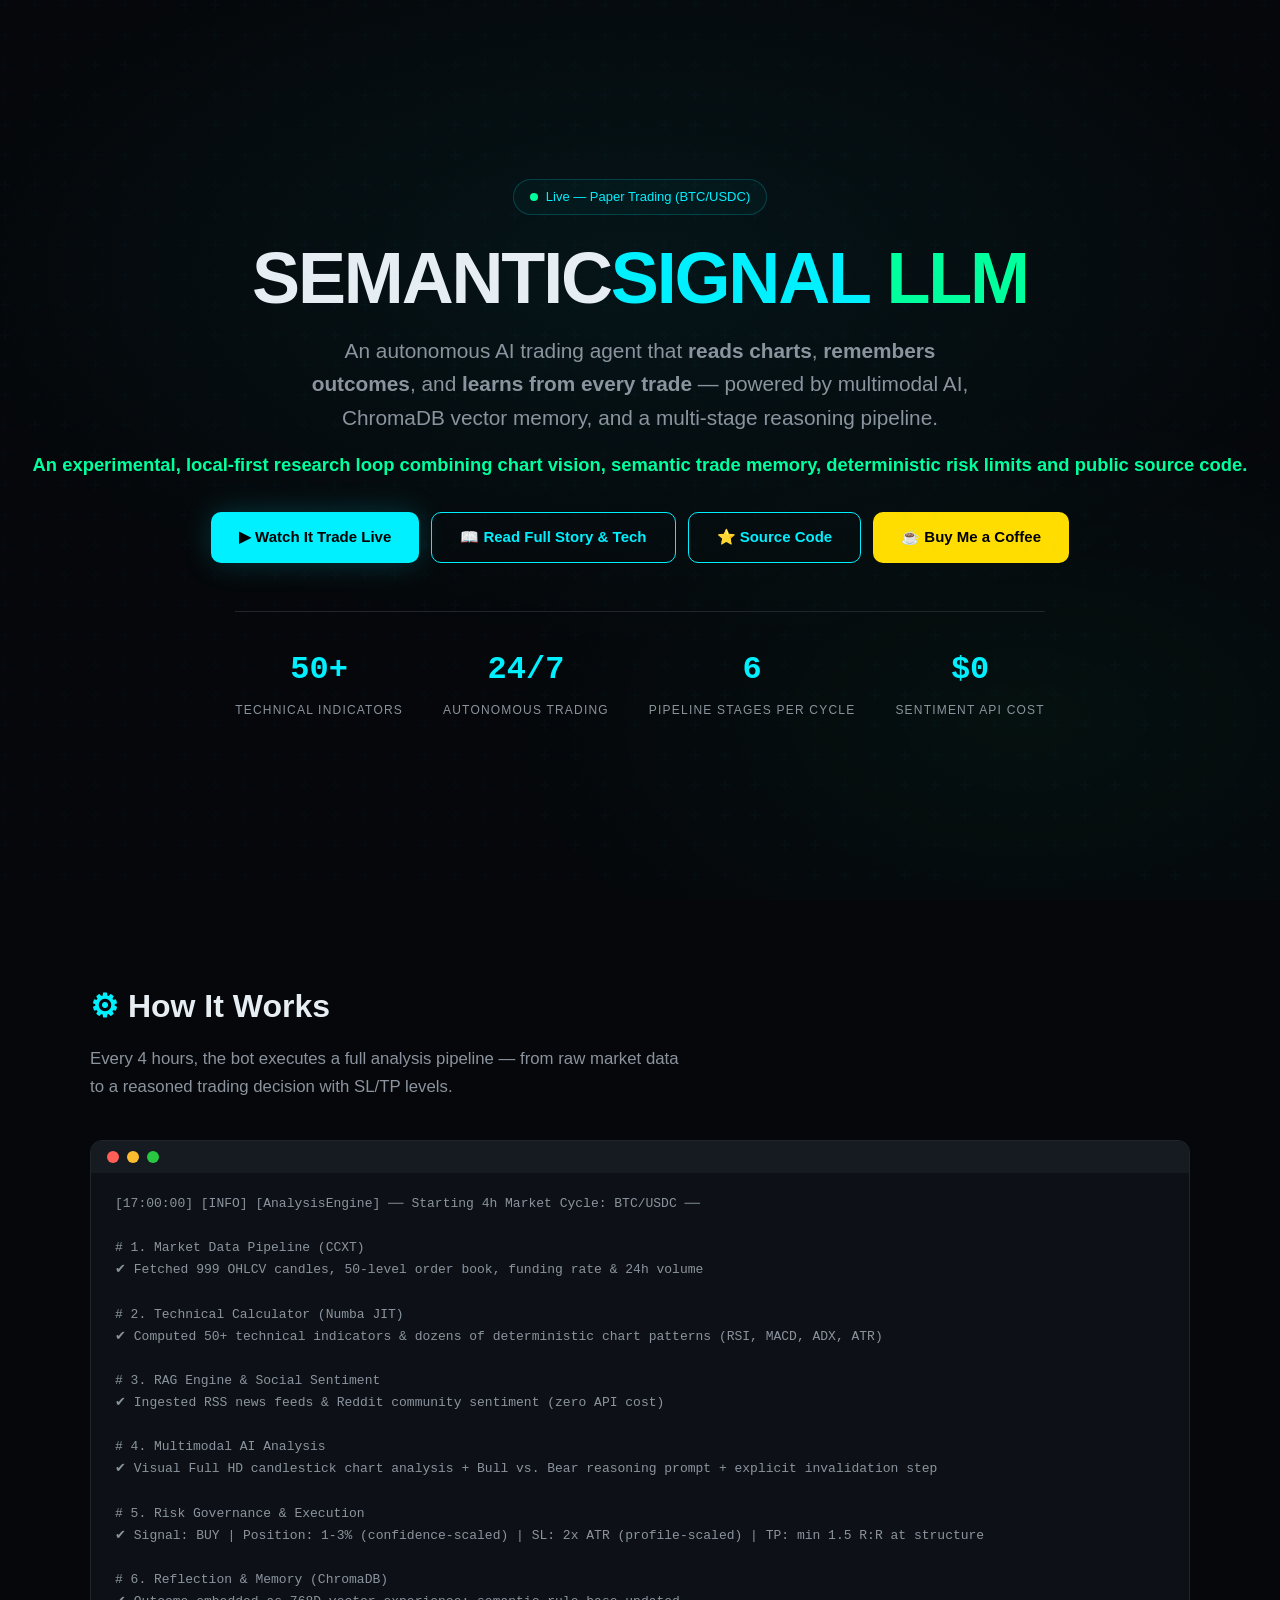
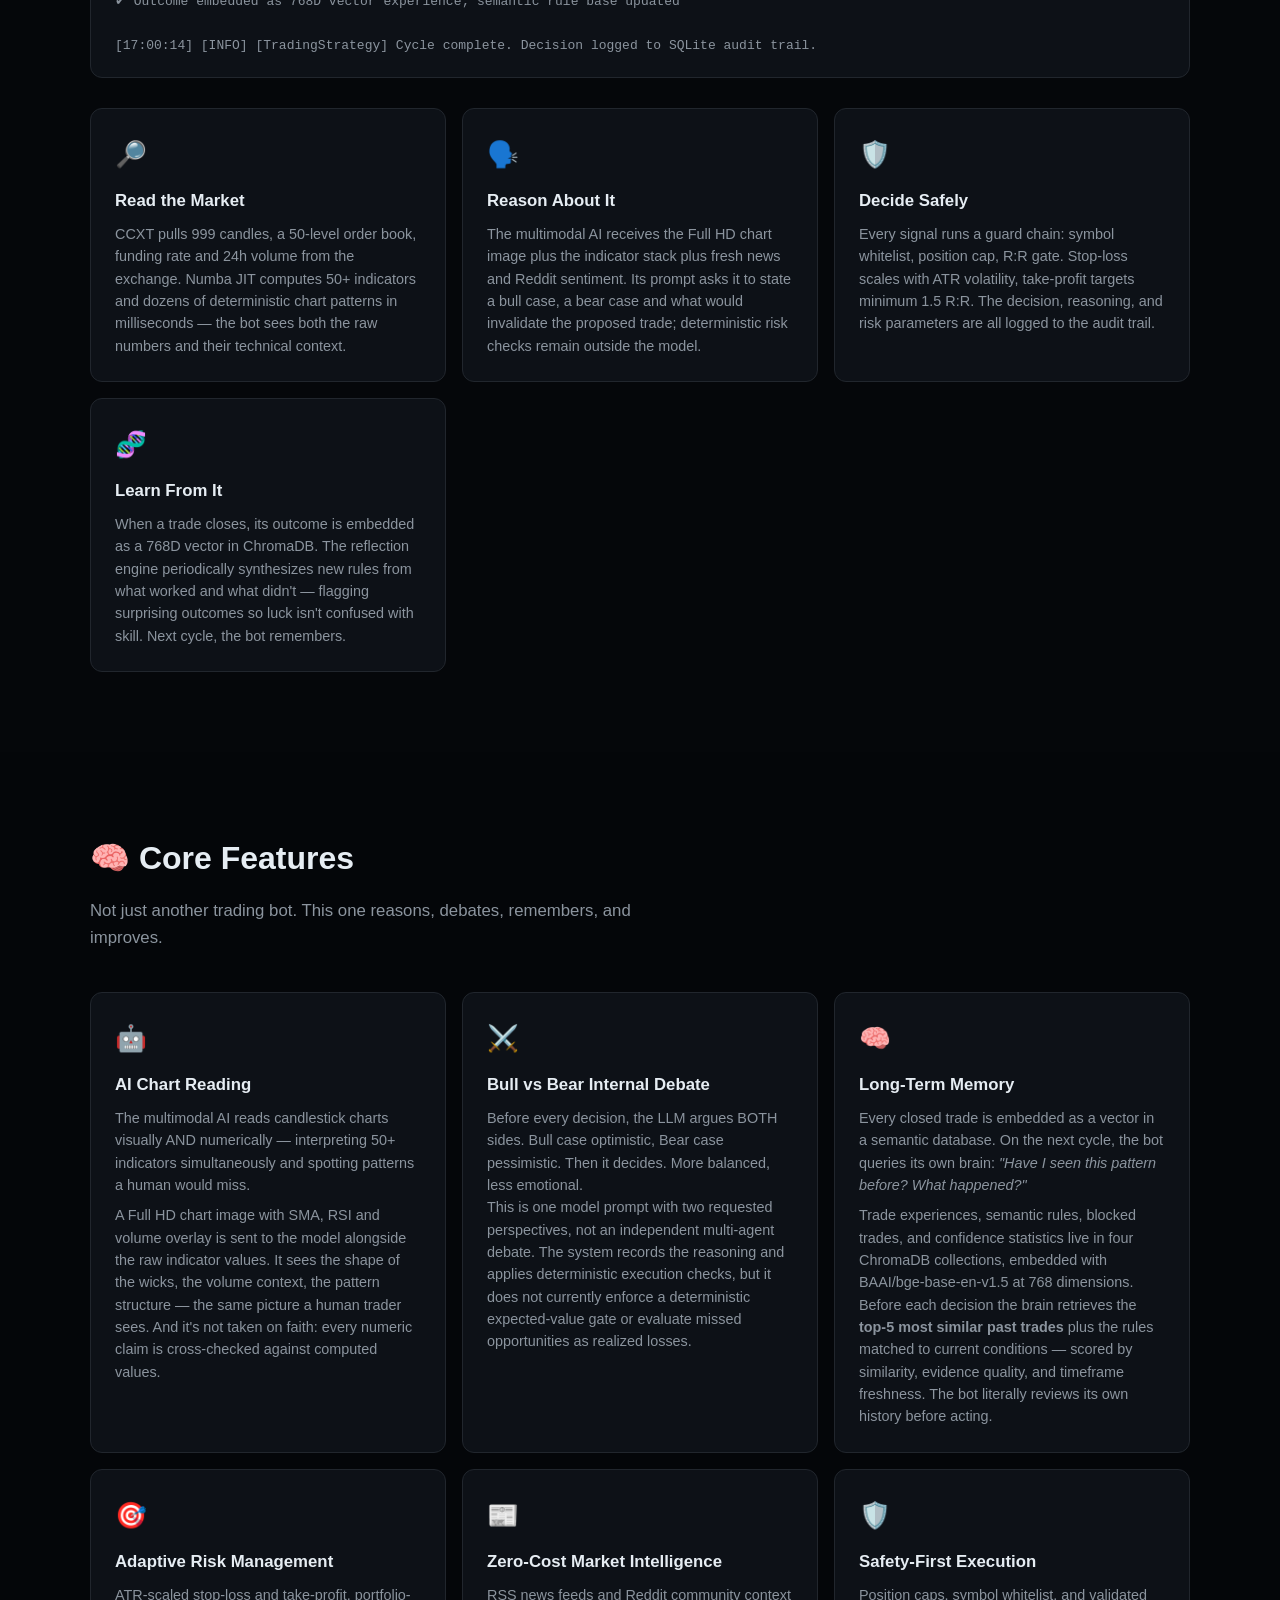
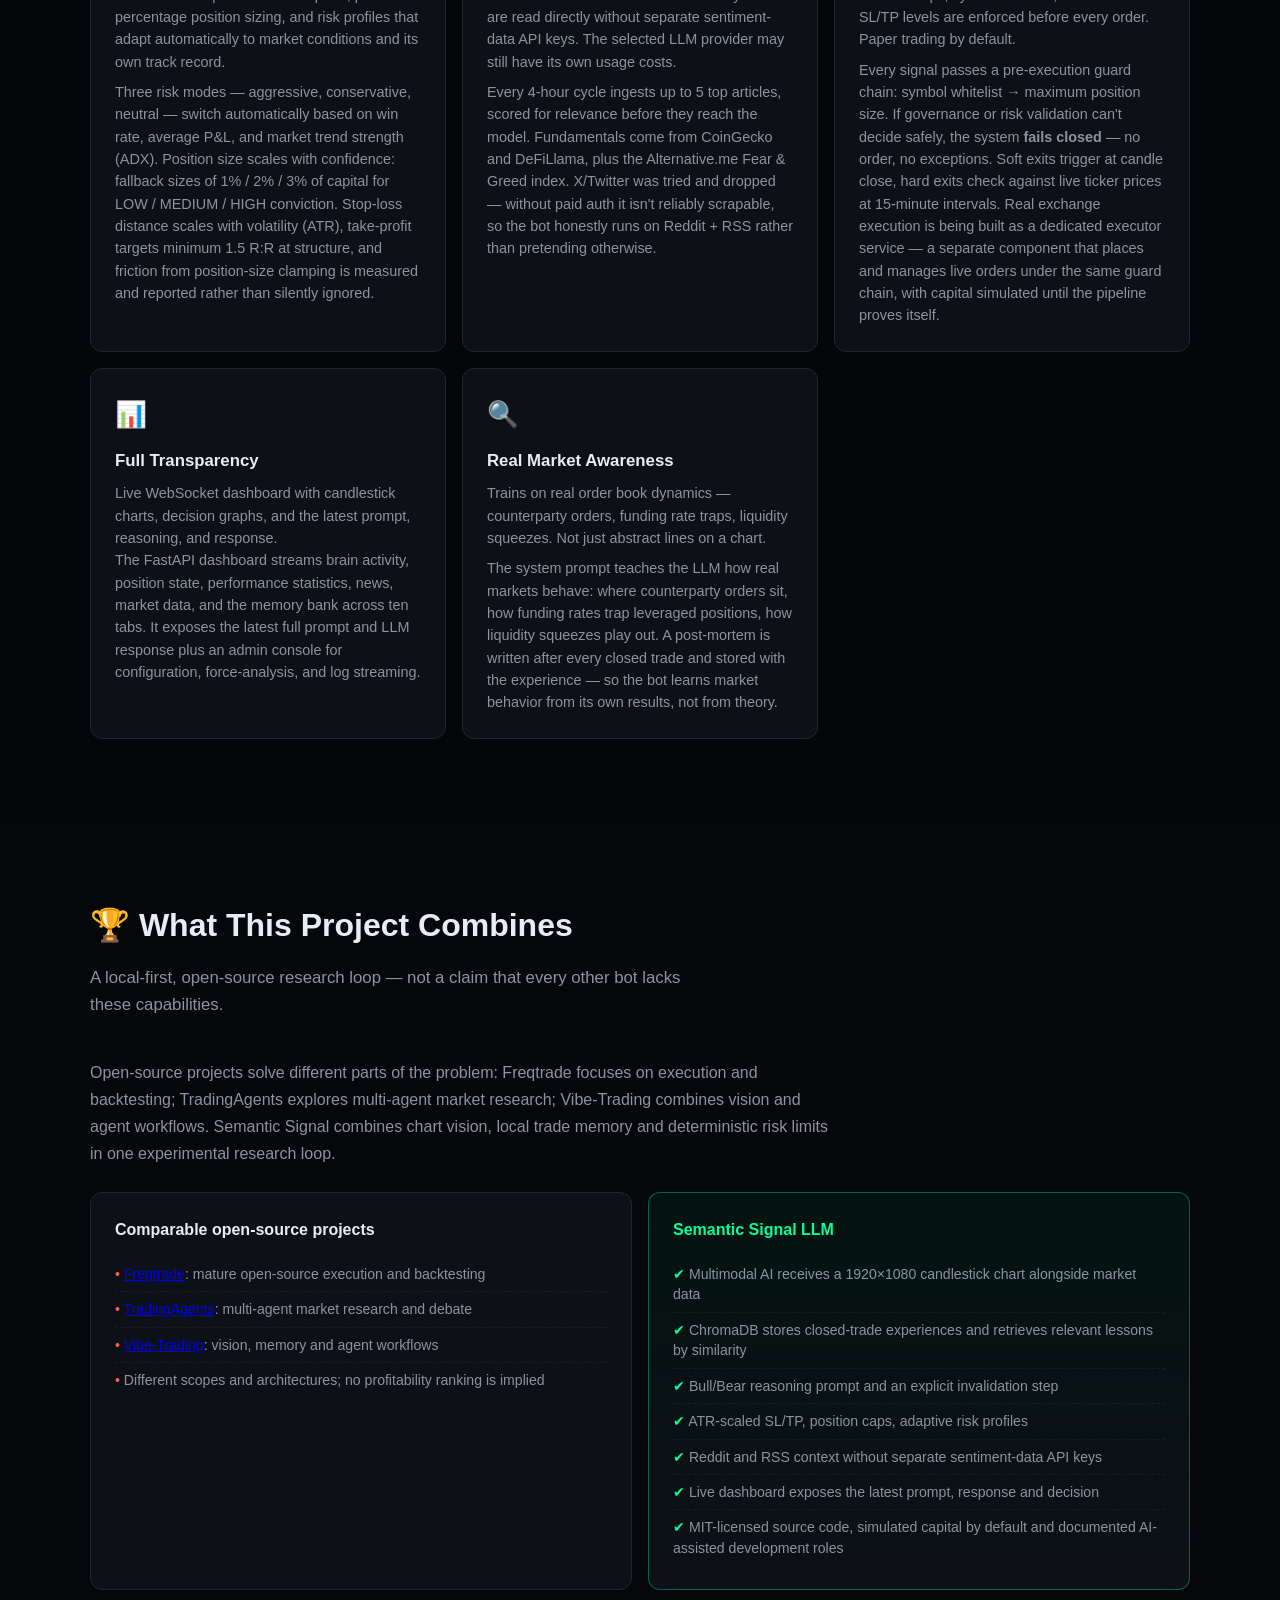
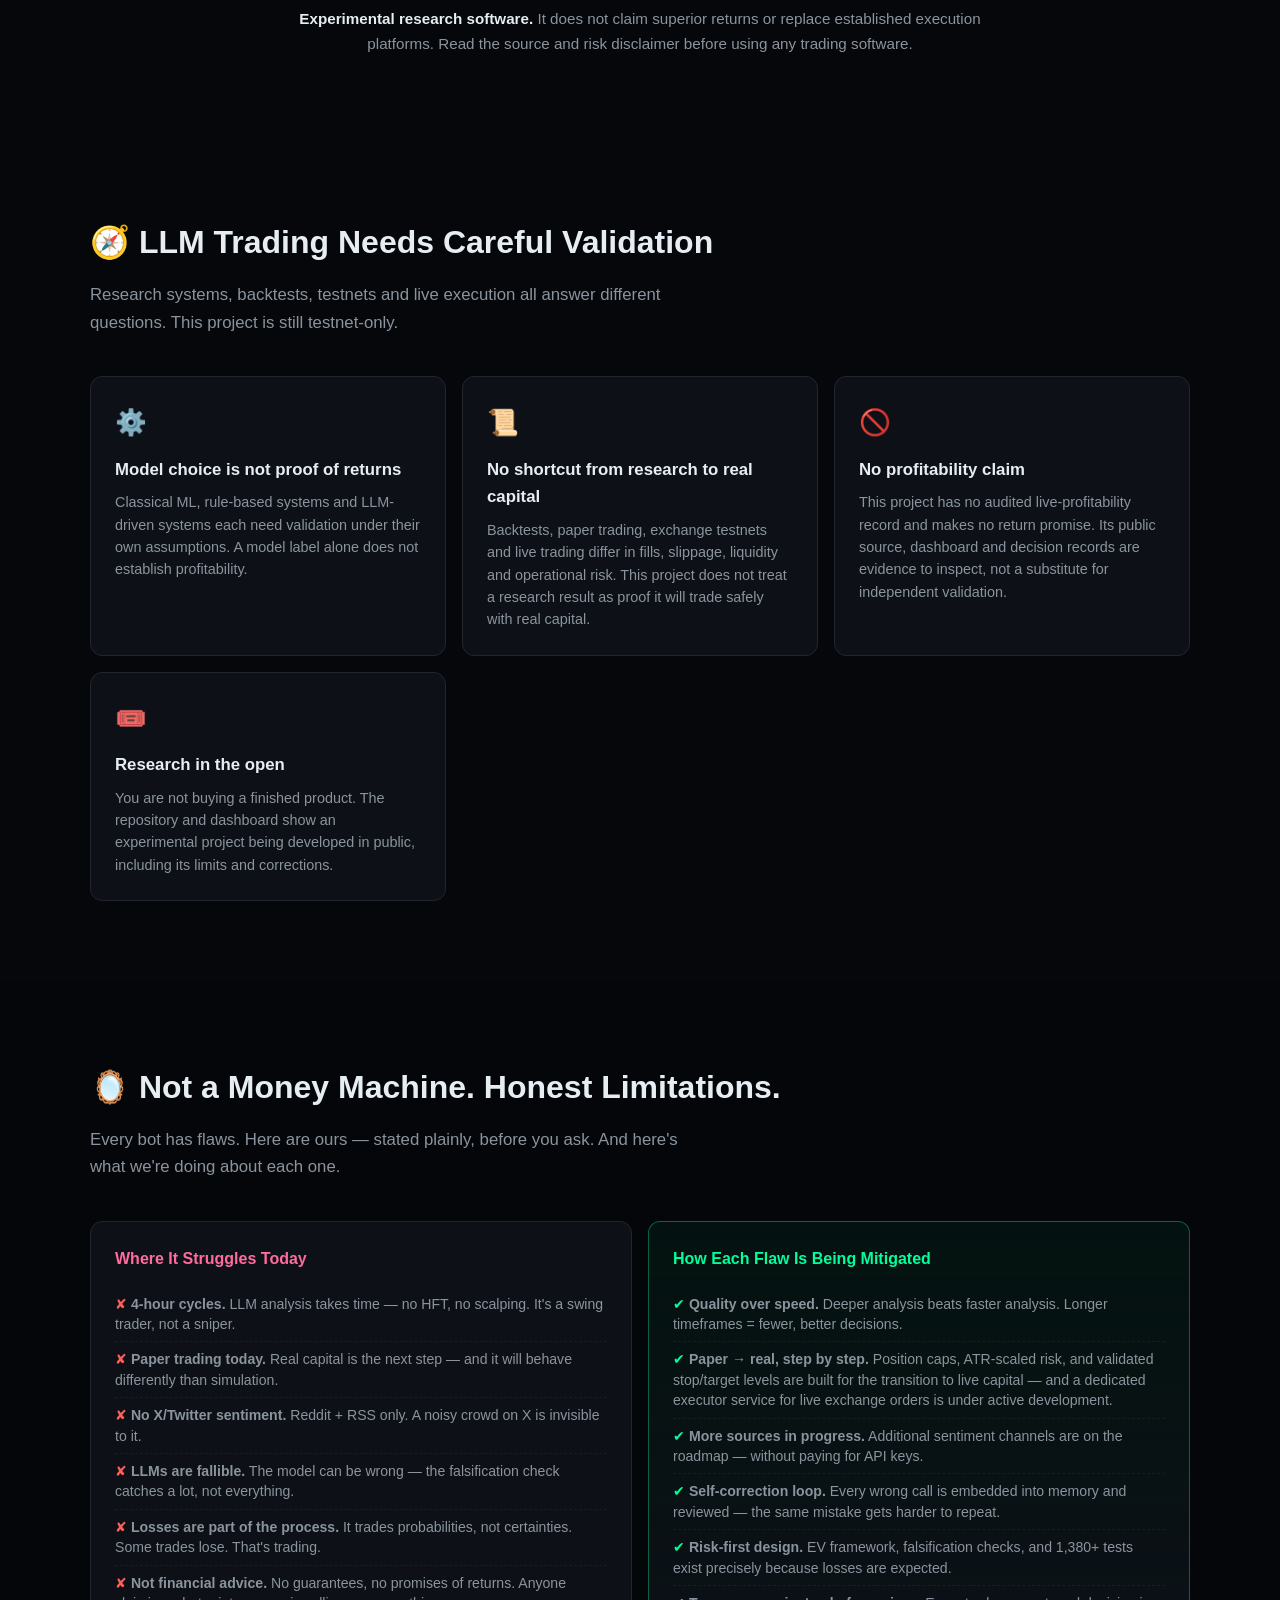
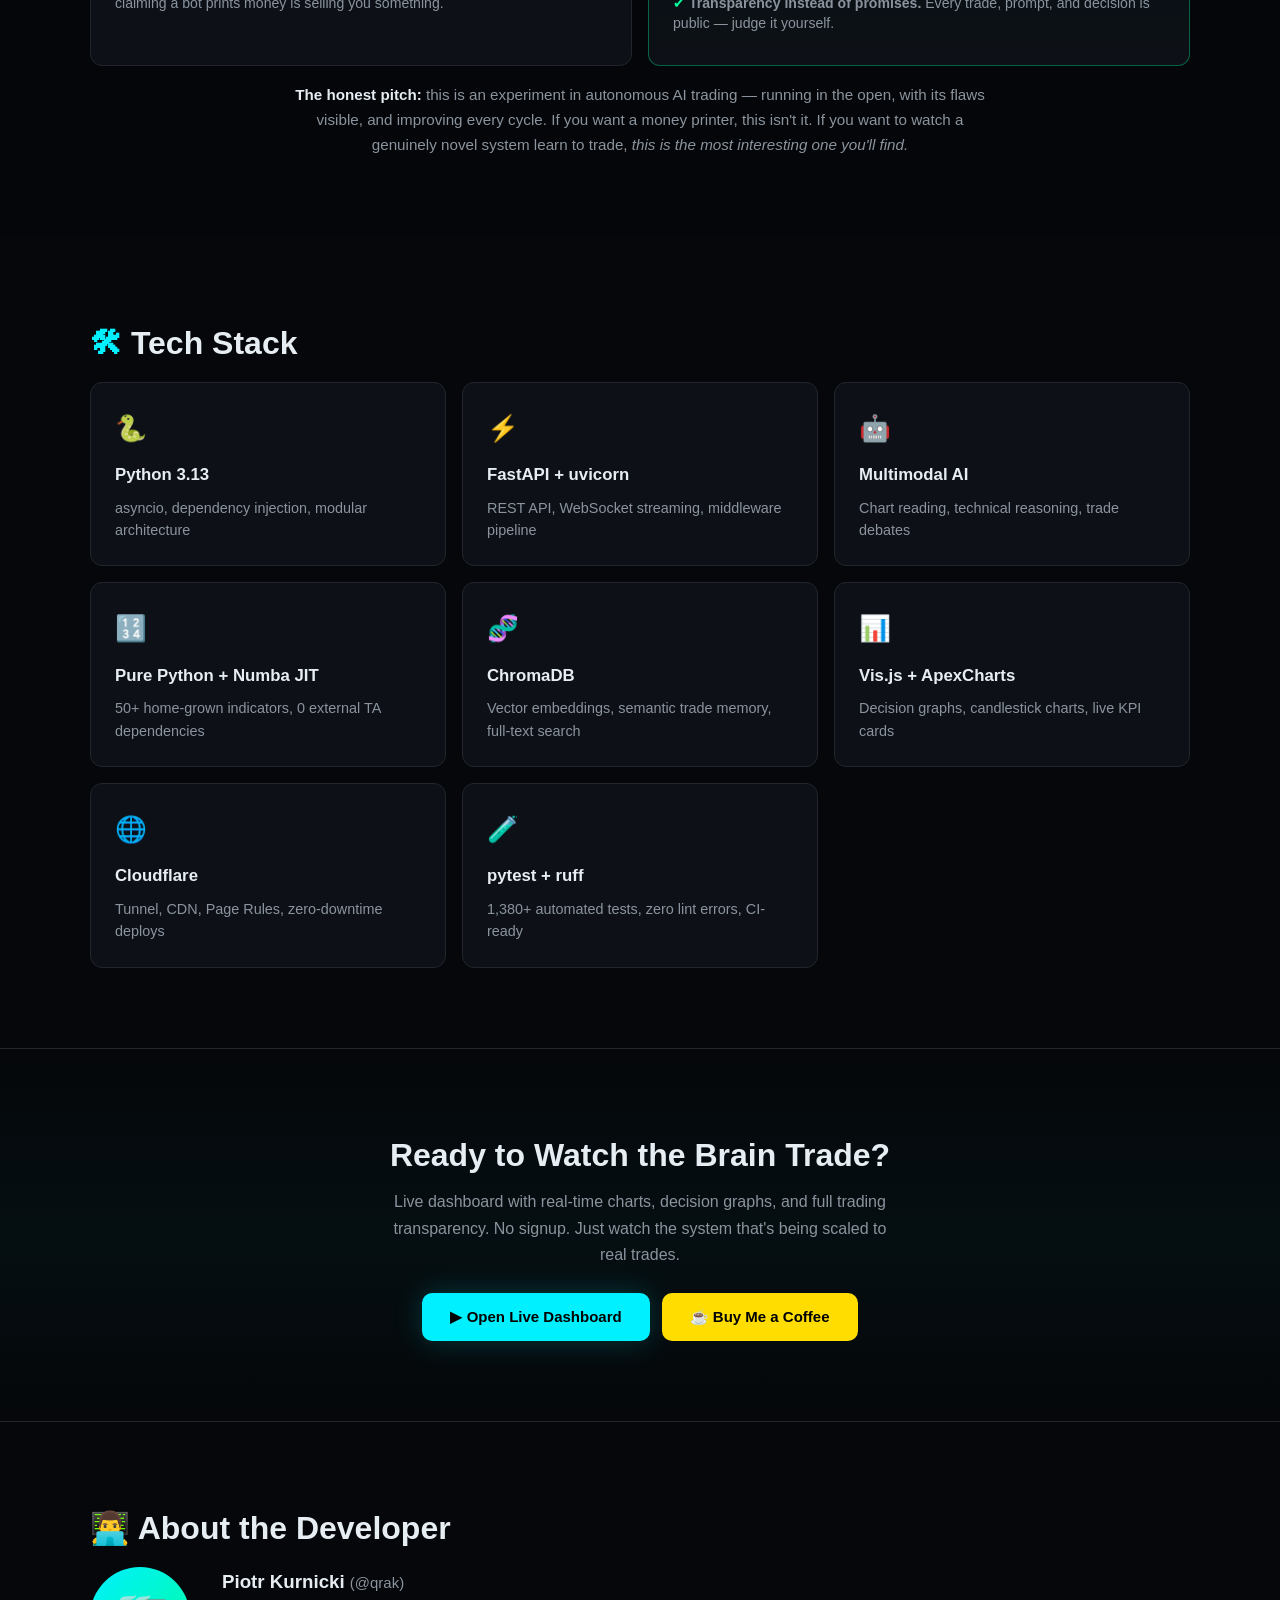
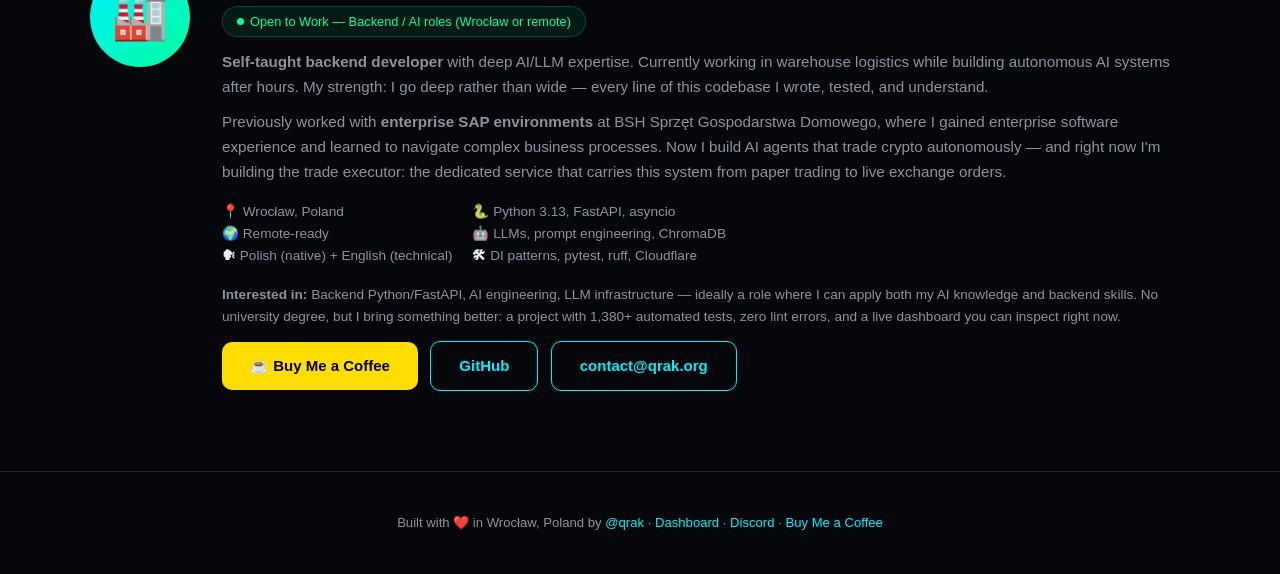
<file: src/dashboard/static/landing.html>
<!DOCTYPE html>
<html lang="en">
<head>
    <meta charset="UTF-8">
    <meta name="viewport" content="width=device-width, initial-scale=1.0">
    <title>Semantic Signal LLM — AI Trading Bot That Thinks, Remembers, and Learns</title>
    <meta name="description" content="An autonomous AI trading agent powered by multimodal AI. Reads charts, remembers outcomes, learns from every trade. 50+ technical indicators, vector memory, and a live dashboard.">
    <meta property="og:title" content="Semantic Signal LLM — AI Crypto Trading Bot">
    <meta property="og:description" content="Reads charts. Remembers outcomes. Learns from every trade. Autonomous, transparent, and live right now.">
    <meta property="og:url" content="https://qrak.org">
    <meta name="google-adsense-account" content="ca-pub-0077039593558808">
    <script async src="https://pagead2.googlesyndication.com/pagead/js/adsbygoogle.js?client=ca-pub-0077039593558808" crossorigin="anonymous"></script>
    <style>
        :root {
            --bg: #05070a;
            --bg2: #0d1117;
            --bg3: #161b22;
            --border: #21262d;
            --cyan: #00f0ff;
            --green: #00ff9d;
            --yellow: #FFDD00;
            --text: #e6edf3;
            --muted: #8b949e;
            --font: -apple-system, BlinkMacSystemFont, 'Segoe UI', 'Inter', sans-serif;
            --mono: 'SF Mono', 'JetBrains Mono', 'Fira Code', monospace;
        }
        *{margin:0;padding:0;box-sizing:border-box}
        html{scroll-behavior:smooth}
        body{
            font-family:var(--font);
            background:var(--bg);
            color:var(--text);
            line-height:1.65;
            overflow-x:hidden;
        }

                .hero{
            position:relative;
            min-height:100vh;
            display:flex;
            flex-direction:column;
            align-items:center;
            justify-content:center;
            text-align:center;
            padding:60px 20px;
            overflow:hidden;
            background:radial-gradient(ellipse 80% 60% at 50% 30%, rgba(0,240,255,.06) 0%, transparent 70%),
                       radial-gradient(ellipse 60% 50% at 80% 80%, rgba(0,255,157,.04) 0%, transparent 70%);
        }
        .hero::before{
            content:'';
            position:absolute;
            top:0;left:0;right:0;bottom:0;
            background:url("data:image/svg+xml,%3Csvg width='60' height='60' viewBox='0 0 60 60' xmlns='http://www.w3.org/2000/svg'%3E%3Cg fill='none' fill-rule='evenodd'%3E%3Cg fill='%2300f0ff' fill-opacity='0.03'%3E%3Cpath d='M36 34v-4h-2v4h-4v2h4v4h2v-4h4v-2h-4zm0-30V0h-2v4h-4v2h4v4h2V6h4V4h-4zM6 34v-4H4v4H0v2h4v4h2v-4h4v-2H6zM6 4V0H4v4H0v2h4v4h2V6h4V4H6z'/%3E%3C/g%3E%3C/g%3E%3C/svg%3E");
            opacity:.5;
            pointer-events:none;
        }
        .hero-badge{
            display:inline-flex;
            align-items:center;
            gap:8px;
            padding:6px 16px;
            border:1px solid rgba(0,240,255,.2);
            border-radius:30px;
            font-size:13px;
            color:var(--cyan);
            margin-bottom:24px;
            background:rgba(0,240,255,.03);
        }
        .hero-badge .pulse{
            width:8px;height:8px;
            border-radius:50%;
            background:var(--green);
            animation:pulse 2s infinite;
        }
        @keyframes pulse{0%,100%{opacity:1;box-shadow:0 0 6px var(--green)}50%{opacity:.4;box-shadow:0 0 2px var(--green)}}
        .hero h1{
            font-size:clamp(2.2em,6vw,4.5em);
            font-weight:800;
            letter-spacing:-.03em;
            line-height:1.1;
            margin-bottom:16px;
        }
        .hero h1 .hl{color:var(--cyan)}
        .hero h1 .hl2{color:var(--green)}
        .hero .tagline{
            font-size:clamp(1em,2.5vw,1.3em);
            color:var(--muted);
            max-width:700px;
            line-height:1.6;
        }
        .hero-cta{
            display:flex;
            gap:12px;
            flex-wrap:wrap;
            justify-content:center;
            margin-top:32px;
        }
        .btn{
            display:inline-flex;
            align-items:center;
            gap:6px;
            padding:12px 28px;
            border-radius:10px;
            font-weight:600;
            font-size:15px;
            text-decoration:none;
            transition:transform .15s,box-shadow .15s,opacity .15s;
            cursor:pointer;
        }
        .btn:hover{transform:translateY(-2px)}
        .btn-primary{background:var(--cyan);color:#000;box-shadow:0 0 30px rgba(0,240,255,.2)}
        .btn-primary:hover{box-shadow:0 0 40px rgba(0,240,255,.35)}
        .btn-outline{border:1.5px solid var(--cyan);color:var(--cyan);background:transparent}
        .btn-outline:hover{background:rgba(0,240,255,.06)}
        .btn-coffee{background:var(--yellow);color:#000}
        .btn-coffee:hover{box-shadow:0 4px 20px rgba(255,221,0,.3)}
        .hero-stats{
            display:flex;
            gap:40px;
            flex-wrap:wrap;
            justify-content:center;
            margin-top:48px;
            padding-top:32px;
            border-top:1px solid var(--border);
        }
        .hero-stat{text-align:center}
        .hero-stat .num{font-size:2em;font-weight:700;color:var(--cyan);font-family:var(--mono)}
        .hero-stat .lbl{font-size:12px;color:var(--muted);text-transform:uppercase;letter-spacing:.1em;margin-top:4px}

                section{padding:80px 20px}
        .container{max-width:1100px;margin:0 auto}
        h2{
            font-size:2em;
            font-weight:700;
            margin-bottom:12px;
            color:var(--text);
        }
        h2 span{color:var(--cyan)}
        .subhead{
            color:var(--muted);
            font-size:1.05em;
            margin-bottom:40px;
            max-width:600px;
        }

                .grid{display:grid;grid-template-columns:repeat(auto-fit,minmax(280px,1fr));gap:16px}
        .card{
            background:var(--bg2);
            border:1px solid var(--border);
            border-radius:12px;
            padding:24px;
            transition:border-color .2s,transform .2s;
        }
        .card:hover{border-color:var(--cyan);transform:translateY(-2px)}
        .card .icon{font-size:1.6em;margin-bottom:12px}
        .card h3{font-size:1.05em;margin-bottom:8px;color:var(--text)}
        .card p{font-size:.9em;color:var(--muted);line-height:1.55}

                .compare{
            display:grid;
            grid-template-columns:1fr 1fr;
            gap:16px;
            margin-bottom:16px;
        }
        .compare-col{
            background:var(--bg2);
            border:1px solid var(--border);
            border-radius:12px;
            padding:24px;
        }
        .compare-col.win{
            border-color:rgba(0,255,157,.35);
            background:linear-gradient(180deg,rgba(0,255,157,.05),var(--bg2));
        }
        .compare-col h3{font-size:1em;margin-bottom:14px}
        .compare-col.win h3{color:var(--green)}
        .compare-col ul{list-style:none;margin:0;padding:0}
        .compare-col li{
            font-size:.88em;
            color:var(--muted);
            padding:7px 0;
            border-bottom:1px dashed rgba(255,255,255,.05);
            line-height:1.45;
        }
        .compare-col li:last-child{border-bottom:none}
        .compare-col .x{color:#ff5f57}
        .compare-col .chk{color:var(--green)}
        .compare-note{
            text-align:center;
            color:var(--muted);
            font-size:.95em;
            max-width:700px;
            margin:0 auto;
        }
        .compare-note strong{color:var(--text)}

                .claim{
            margin-top:16px;
            font-size:clamp(1em,2.4vw,1.15em);
            font-weight:600;
            color:var(--green);
        }
        .claim em{color:var(--cyan);font-style:normal}

                pre{
            background:var(--bg3);
            border:1px solid var(--border);
            border-radius:10px;
            padding:20px;
            overflow-x:auto;
            font-family:var(--mono);
            font-size:13px;
            line-height:1.6;
            color:var(--muted);
        }
        pre .hl{color:var(--cyan)}
        pre .hl2{color:var(--green)}
        pre .dim{opacity:.4}

                .cta{
            text-align:center;
            padding:80px 20px;
            background:linear-gradient(180deg,transparent 0%,rgba(0,240,255,.03) 50%,transparent 100%);
            border-top:1px solid var(--border);
            border-bottom:1px solid var(--border);
        }
        .cta h2{margin-bottom:8px}
        .cta .cta-buttons{display:flex;gap:12px;flex-wrap:wrap;justify-content:center;margin-top:24px}

                .about{
            display:flex;
            gap:32px;
            align-items:flex-start;
            flex-wrap:wrap;
        }
        .about-avatar{
            width:100px;height:100px;
            border-radius:50%;
            background:linear-gradient(135deg,var(--cyan),var(--green));
            display:flex;
            align-items:center;
            justify-content:center;
            font-size:2.8em;
            flex-shrink:0;
        }
        .about-text{flex:1;min-width:260px}
        .about-text h3{margin-bottom:8px}
        .about-text p{color:var(--muted);font-size:.95em;margin-bottom:10px}

                footer{
            text-align:center;
            padding:40px 20px;
            color:var(--muted);
            font-size:.82em;
            border-top:1px solid var(--border);
        }
        footer a{color:var(--cyan);text-decoration:none}
        footer a:hover{text-decoration:underline}

                .terminal-box{
            background:var(--bg2);
            border:1px solid var(--border);
            border-radius:12px;
            overflow:hidden;
            margin:30px 0;
        }
        .terminal-header{
            background:var(--bg3);
            padding:10px 16px;
            display:flex;
            gap:8px;
        }
        .terminal-header span{
            width:12px;height:12px;
            border-radius:50%;
        }
        .terminal-header .red{background:#ff5f57}
        .terminal-header .yellow{background:#febc2e}
        .terminal-header .green{background:#28c840}
        .terminal-body{
            padding:20px 24px;
            font-family:var(--mono);
            font-size:13px;
            line-height:1.7;
            color:var(--muted);
        }
        .terminal-body .prompt{color:var(--green)}
        .terminal-body .cmd{color:var(--cyan)}

                @media(max-width:768px){
            .hero-stats{gap:24px}
            .hero-stat .num{font-size:1.5em}
            .compare{grid-template-columns:1fr}
        }
    </style>
</head>
<body>

<section class="hero">
    <div class="hero-badge">
        <span class="pulse"></span> Live — Paper Trading (BTC/USDC)
    </div>
    <h1>
        SEMANTIC<span class="hl">SIGNAL</span> <span class="hl2">LLM</span>
    </h1>
    <p class="tagline">
        An autonomous AI trading agent that <strong>reads charts</strong>,
        <strong>remembers outcomes</strong>, and
        <strong>learns from every trade</strong> — powered by multimodal AI, ChromaDB vector memory, and a multi-stage reasoning pipeline.
    </p>
    <div class="claim">
        An experimental, local-first research loop combining chart vision, semantic trade memory,
        deterministic risk limits and public source code.
    </div>
    <div class="hero-cta">
        <a href="https://semanticsignal.qrak.org" class="btn btn-primary" target="_blank" rel="noopener">
            ▶ Watch It Trade Live
        </a>
        <a href="/story" class="btn btn-outline">
            📖 Read Full Story & Tech
        </a>
        <a href="https://github.com/qrak/LLM_trader" class="btn btn-outline" target="_blank" rel="noopener">
            ⭐ Source Code
        </a>
        <a href="https://www.buymeacoffee.com/qrak" class="btn btn-coffee" target="_blank" rel="noopener">
            ☕ Buy Me a Coffee
        </a>
    </div>
    <div class="hero-stats">
        <div class="hero-stat">
            <div class="num">50+</div>
            <div class="lbl">Technical Indicators</div>
        </div>
        <div class="hero-stat">
            <div class="num">24/7</div>
            <div class="lbl">Autonomous Trading</div>
        </div>
        <div class="hero-stat">
            <div class="num">6</div>
            <div class="lbl">Pipeline Stages per Cycle</div>
        </div>
        <div class="hero-stat">
            <div class="num">$0</div>
            <div class="lbl">Sentiment API Cost</div>
        </div>
    </div>
</section>

<section>
    <div class="container">
        <h2><span>⚙</span> How It Works</h2>
        <p class="subhead">Every 4 hours, the bot executes a full analysis pipeline — from raw market data to a reasoned trading decision with SL/TP levels.</p>

        <div class="terminal-box">
            <div class="terminal-header">
                <span class="red"></span><span class="yellow"></span><span class="green"></span>
            </div>
            <div class="terminal-body">
                <span class="dim">[17:00:00] [INFO] [AnalysisEngine] ── Starting 4h Market Cycle: BTC/USDC ──</span><br><br>
                <span class="cyan"># 1. Market Data Pipeline (CCXT)</span><br>
                <span class="green">✔</span> Fetched 999 OHLCV candles, 50-level order book, funding rate &amp; 24h volume<br><br>
                <span class="cyan"># 2. Technical Calculator (Numba JIT)</span><br>
                <span class="green">✔</span> Computed 50+ technical indicators &amp; dozens of deterministic chart patterns (RSI, MACD, ADX, ATR)<br><br>
                <span class="cyan"># 3. RAG Engine &amp; Social Sentiment</span><br>
                <span class="green">✔</span> Ingested RSS news feeds &amp; Reddit community sentiment (zero API cost)<br><br>
                <span class="cyan"># 4. Multimodal AI Analysis</span><br>
                <span class="green">✔</span> Visual Full HD candlestick chart analysis + Bull vs. Bear reasoning prompt + explicit invalidation step<br><br>
                <span class="cyan"># 5. Risk Governance &amp; Execution</span><br>
                <span class="green">✔</span> Signal: BUY | Position: 1-3% (confidence-scaled) | SL: 2x ATR (profile-scaled) | TP: min 1.5 R:R at structure<br><br>
                <span class="cyan"># 6. Reflection &amp; Memory (ChromaDB)</span><br>
                <span class="green">✔</span> Outcome embedded as 768D vector experience; semantic rule base updated<br><br>
                <span class="dim">[17:00:14] [INFO] [TradingStrategy] Cycle complete. Decision logged to SQLite audit trail.</span>
            </div>
        </div>

        <div style="display:grid;grid-template-columns:repeat(auto-fit,minmax(280px,1fr));gap:16px;margin-top:24px">
            <div class="card">
                <div class="icon">🔎</div>
                <h3>Read the Market</h3>
                <p>CCXT pulls 999 candles, a 50-level order book, funding rate and 24h volume from the exchange. Numba JIT computes 50+ indicators and dozens of deterministic chart patterns in milliseconds — the bot sees both the raw numbers and their technical context.</p>
            </div>
            <div class="card">
                <div class="icon">🗣️</div>
                <h3>Reason About It</h3>
                <p>The multimodal AI receives the Full HD chart image plus the indicator stack plus fresh news and Reddit sentiment. Its prompt asks it to state a bull case, a bear case and what would invalidate the proposed trade; deterministic risk checks remain outside the model.</p>
            </div>
            <div class="card">
                <div class="icon">🛡️</div>
                <h3>Decide Safely</h3>
                <p>Every signal runs a guard chain: symbol whitelist, position cap, R:R gate. Stop-loss scales with ATR volatility, take-profit targets minimum 1.5 R:R. The decision, reasoning, and risk parameters are all logged to the audit trail.</p>
            </div>
            <div class="card">
                <div class="icon">🧬</div>
                <h3>Learn From It</h3>
                <p>When a trade closes, its outcome is embedded as a 768D vector in ChromaDB. The reflection engine periodically synthesizes new rules from what worked and what didn't — flagging surprising outcomes so luck isn't confused with skill. Next cycle, the bot remembers.</p>
            </div>
        </div>
    </div>
</section>

<section style="background:rgba(0,0,0,.15)">
    <div class="container">
        <h2><span>🧠</span> Core Features</h2>
        <p class="subhead">Not just another trading bot. This one reasons, debates, remembers, and improves.</p>

        <div class="grid">
            <div class="card">
                <div class="icon">🤖</div>
                <h3>AI Chart Reading</h3>
                <p>The multimodal AI reads candlestick charts visually AND numerically — interpreting 50+ indicators simultaneously and spotting patterns a human would miss.</p>
                <p style="margin-top:8px">A Full HD chart image with SMA, RSI and volume overlay is sent to the model alongside the raw indicator values. It sees the shape of the wicks, the volume context, the pattern structure — the same picture a human trader sees. And it's not taken on faith: every numeric claim is cross-checked against computed values.</p>
            </div>
            <div class="card">
                <div class="icon">⚔️</div>
                <h3>Bull vs Bear Internal Debate</h3>
                <p>Before every decision, the LLM argues BOTH sides. Bull case optimistic, Bear case pessimistic. Then it decides. More balanced, less emotional.</p>
                <p>This is one model prompt with two requested perspectives, not an independent multi-agent debate. The system records the reasoning and applies deterministic execution checks, but it does not currently enforce a deterministic expected-value gate or evaluate missed opportunities as realized losses.</p>
            </div>
            <div class="card">
                <div class="icon">🧠</div>
                <h3>Long-Term Memory</h3>
                <p>Every closed trade is embedded as a vector in a semantic database. On the next cycle, the bot queries its own brain: <em>"Have I seen this pattern before? What happened?"</em></p>
                <p style="margin-top:8px">Trade experiences, semantic rules, blocked trades, and confidence statistics live in four ChromaDB collections, embedded with BAAI/bge-base-en-v1.5 at 768 dimensions. Before each decision the brain retrieves the <strong>top-5 most similar past trades</strong> plus the rules matched to current conditions — scored by similarity, evidence quality, and timeframe freshness. The bot literally reviews its own history before acting.</p>
            </div>
            <div class="card">
                <div class="icon">🎯</div>
                <h3>Adaptive Risk Management</h3>
                <p>ATR-scaled stop-loss and take-profit, portfolio-percentage position sizing, and risk profiles that adapt automatically to market conditions and its own track record.</p>
                <p style="margin-top:8px">Three risk modes — aggressive, conservative, neutral — switch automatically based on win rate, average P&L, and market trend strength (ADX). Position size scales with confidence: fallback sizes of 1% / 2% / 3% of capital for LOW / MEDIUM / HIGH conviction. Stop-loss distance scales with volatility (ATR), take-profit targets minimum 1.5 R:R at structure, and friction from position-size clamping is measured and reported rather than silently ignored.</p>
            </div>
            <div class="card">
                <div class="icon">📰</div>
                <h3>Zero-Cost Market Intelligence</h3>
                <p>RSS news feeds and Reddit community context are read directly without separate sentiment-data API keys. The selected LLM provider may still have its own usage costs.</p>
                <p style="margin-top:8px">Every 4-hour cycle ingests up to 5 top articles, scored for relevance before they reach the model. Fundamentals come from CoinGecko and DeFiLlama, plus the Alternative.me Fear &amp; Greed index. X/Twitter was tried and dropped — without paid auth it isn't reliably scrapable, so the bot honestly runs on Reddit + RSS rather than pretending otherwise.</p>
            </div>
            <div class="card">
                <div class="icon">🛡️</div>
                <h3>Safety-First Execution</h3>
                <p>Position caps, symbol whitelist, and validated SL/TP levels are enforced before every order. Paper trading by default.</p>
                <p style="margin-top:8px">Every signal passes a pre-execution guard chain: symbol whitelist → maximum position size. If governance or risk validation can't decide safely, the system <strong>fails closed</strong> — no order, no exceptions. Soft exits trigger at candle close, hard exits check against live ticker prices at 15-minute intervals. Real exchange execution is being built as a dedicated executor service — a separate component that places and manages live orders under the same guard chain, with capital simulated until the pipeline proves itself.</p>
            </div>
            <div class="card">
                <div class="icon">📊</div>
                <h3>Full Transparency</h3>
                <p>Live WebSocket dashboard with candlestick charts, decision graphs, and the latest prompt, reasoning, and response.</p>
                <p>The FastAPI dashboard streams brain activity, position state, performance statistics, news, market data, and the memory bank across ten tabs. It exposes the latest full prompt and LLM response plus an admin console for configuration, force-analysis, and log streaming.</p>
            </div>
            <div class="card">
                <div class="icon">🔍</div>
                <h3>Real Market Awareness</h3>
                <p>Trains on real order book dynamics — counterparty orders, funding rate traps, liquidity squeezes. Not just abstract lines on a chart.</p>
                <p style="margin-top:8px">The system prompt teaches the LLM how real markets behave: where counterparty orders sit, how funding rates trap leveraged positions, how liquidity squeezes play out. A post-mortem is written after every closed trade and stored with the experience — so the bot learns market behavior from its own results, not from theory.</p>
            </div>
        </div>
    </div>
</section>

<section>
    <div class="container">
        <h2><span>🏆</span> What This Project Combines</h2>
        <p class="subhead">A local-first, open-source research loop — not a claim that every other bot lacks these capabilities.</p>
        <p style="color:var(--muted);margin-bottom:24px;max-width:750px;line-height:1.7">Open-source projects solve different parts of the problem: Freqtrade focuses on execution and backtesting; TradingAgents explores multi-agent market research; Vibe-Trading combines vision and agent workflows. Semantic Signal combines chart vision, local trade memory and deterministic risk limits in one experimental research loop.</p>

        <div class="compare">
            <div class="compare-col">
                <h3>Comparable open-source projects</h3>
                <ul>
                    <li><span class="x">•</span> <a href="https://github.com/freqtrade/freqtrade" target="_blank" rel="noopener">Freqtrade</a>: mature open-source execution and backtesting</li>
                    <li><span class="x">•</span> <a href="https://github.com/TauricResearch/TradingAgents" target="_blank" rel="noopener">TradingAgents</a>: multi-agent market research and debate</li>
                    <li><span class="x">•</span> <a href="https://github.com/HKUDS/Vibe-Trading" target="_blank" rel="noopener">Vibe-Trading</a>: vision, memory and agent workflows</li>
                    <li><span class="x">•</span> Different scopes and architectures; no profitability ranking is implied</li>
                </ul>
            </div>
            <div class="compare-col win">
                <h3>Semantic Signal LLM</h3>
                <ul>
                    <li><span class="chk">✔</span> Multimodal AI receives a 1920×1080 candlestick chart alongside market data</li>
                    <li><span class="chk">✔</span> ChromaDB stores closed-trade experiences and retrieves relevant lessons by similarity</li>
                    <li><span class="chk">✔</span> Bull/Bear reasoning prompt and an explicit invalidation step</li>
                    <li><span class="chk">✔</span> ATR-scaled SL/TP, position caps, adaptive risk profiles</li>
                    <li><span class="chk">✔</span> Reddit and RSS context without separate sentiment-data API keys</li>
                    <li><span class="chk">✔</span> Live dashboard exposes the latest prompt, response and decision</li>
                    <li><span class="chk">✔</span> MIT-licensed source code, simulated capital by default and documented AI-assisted development roles</li>
                </ul>
            </div>
        </div>

        <p class="compare-note">
            <strong>Experimental research software.</strong> It does not claim superior returns or replace
            established execution platforms. Read the source and risk disclaimer before using any trading software.
        </p>
    </div>
</section>

<section>
    <div class="container">
        <h2><span>🧭</span> LLM Trading Needs Careful Validation</h2>
        <p class="subhead">Research systems, backtests, testnets and live execution all answer different questions. This project is still testnet-only.</p>

        <div class="grid">
            <div class="card">
                <div class="icon">⚙️</div>
                <h3>Model choice is not proof of returns</h3>
                <p>Classical ML, rule-based systems and LLM-driven systems each need validation under their own assumptions. A model label alone does not establish profitability.</p>
            </div>
            <div class="card">
                <div class="icon">📜</div>
                <h3>No shortcut from research to real capital</h3>
                <p>Backtests, paper trading, exchange testnets and live trading differ in fills, slippage, liquidity and operational risk. This project does not treat a research result as proof it will trade safely with real capital.</p>
            </div>
            <div class="card">
                <div class="icon">🚫</div>
                <h3>No profitability claim</h3>
                <p>This project has no audited live-profitability record and makes no return promise. Its public source, dashboard and decision records are evidence to inspect, not a substitute for independent validation.</p>
            </div>
            <div class="card">
                <div class="icon">🎟️</div>
                <h3>Research in the open</h3>
                <p>You are not buying a finished product. The repository and dashboard show an experimental project being developed in public, including its limits and corrections.</p>
            </div>
        </div>
    </div>
</section>

<section style="background:rgba(0,0,0,.15)">
    <div class="container">
        <h2><span>🪞</span> Not a Money Machine. Honest Limitations.</h2>
        <p class="subhead">Every bot has flaws. Here are ours — stated plainly, before you ask. And here's what we're doing about each one.</p>

        <div class="compare">
            <div class="compare-col">
                <h3 style="color:#ff6b9d">Where It Struggles Today</h3>
                <ul>
                    <li><span class="x">✘</span> <strong>4-hour cycles.</strong> LLM analysis takes time — no HFT, no scalping. It's a swing trader, not a sniper.</li>
                    <li><span class="x">✘</span> <strong>Paper trading today.</strong> Real capital is the next step — and it will behave differently than simulation.</li>
                    <li><span class="x">✘</span> <strong>No X/Twitter sentiment.</strong> Reddit + RSS only. A noisy crowd on X is invisible to it.</li>
                    <li><span class="x">✘</span> <strong>LLMs are fallible.</strong> The model can be wrong — the falsification check catches a lot, not everything.</li>
                    <li><span class="x">✘</span> <strong>Losses are part of the process.</strong> It trades probabilities, not certainties. Some trades lose. That's trading.</li>
                    <li><span class="x">✘</span> <strong>Not financial advice.</strong> No guarantees, no promises of returns. Anyone claiming a bot prints money is selling you something.</li>
                </ul>
            </div>
            <div class="compare-col win">
                <h3>How Each Flaw Is Being Mitigated</h3>
                <ul>
                    <li><span class="chk">✔</span> <strong>Quality over speed.</strong> Deeper analysis beats faster analysis. Longer timeframes = fewer, better decisions.</li>
                    <li><span class="chk">✔</span> <strong>Paper → real, step by step.</strong> Position caps, ATR-scaled risk, and validated stop/target levels are built for the transition to live capital — and a dedicated executor service for live exchange orders is under active development.</li>
                    <li><span class="chk">✔</span> <strong>More sources in progress.</strong> Additional sentiment channels are on the roadmap — without paying for API keys.</li>
                    <li><span class="chk">✔</span> <strong>Self-correction loop.</strong> Every wrong call is embedded into memory and reviewed — the same mistake gets harder to repeat.</li>
                    <li><span class="chk">✔</span> <strong>Risk-first design.</strong> EV framework, falsification checks, and 1,380+ tests exist precisely because losses are expected.</li>
                    <li><span class="chk">✔</span> <strong>Transparency instead of promises.</strong> Every trade, prompt, and decision is public — judge it yourself.</li>
                </ul>
            </div>
        </div>

        <p class="compare-note">
            <strong>The honest pitch:</strong> this is an experiment in autonomous AI trading — running in the open,
            with its flaws visible, and improving every cycle. If you want a money printer, this isn't it.
            If you want to watch a genuinely novel system learn to trade, <em>this is the most interesting one you'll find.</em>
        </p>
    </div>
</section>

<section>
    <div class="container">
        <h2><span>🛠</span> Tech Stack</h2>
        <div class="grid">
            <div class="card"><div class="icon">🐍</div><h3>Python 3.13</h3><p>asyncio, dependency injection, modular architecture</p></div>
            <div class="card"><div class="icon">⚡</div><h3>FastAPI + uvicorn</h3><p>REST API, WebSocket streaming, middleware pipeline</p></div>
            <div class="card"><div class="icon">🤖</div><h3>Multimodal AI</h3><p>Chart reading, technical reasoning, trade debates</p></div>
            <div class="card"><div class="icon">🔢</div><h3>Pure Python + Numba JIT</h3><p>50+ home-grown indicators, 0 external TA dependencies</p></div>
            <div class="card"><div class="icon">🧬</div><h3>ChromaDB</h3><p>Vector embeddings, semantic trade memory, full-text search</p></div>
            <div class="card"><div class="icon">📊</div><h3>Vis.js + ApexCharts</h3><p>Decision graphs, candlestick charts, live KPI cards</p></div>
            <div class="card"><div class="icon">🌐</div><h3>Cloudflare</h3><p>Tunnel, CDN, Page Rules, zero-downtime deploys</p></div>
            <div class="card"><div class="icon">🧪</div><h3>pytest + ruff</h3><p>1,380+ automated tests, zero lint errors, CI-ready</p></div>
        </div>
    </div>
</section>

<div class="cta">
    <h2>Ready to Watch the Brain Trade?</h2>
    <p style="color:var(--muted);max-width:500px;margin:0 auto">
        Live dashboard with real-time charts, decision graphs, and full trading transparency.
        No signup. Just watch the system that's being scaled to real trades.
    </p>
    <div class="cta-buttons">
        <a href="https://semanticsignal.qrak.org" class="btn btn-primary" target="_blank" rel="noopener">
            ▶ Open Live Dashboard
        </a>
        <a href="https://www.buymeacoffee.com/qrak" class="btn btn-coffee" target="_blank" rel="noopener">
            ☕ Buy Me a Coffee
        </a>
    </div>
</div>

<section>
    <div class="container">
        <h2><span>👨‍💻</span> About the Developer</h2>

        <div class="about">
            <div class="about-avatar">🏭</div>
            <div class="about-text">
                <h3>Piotr Kurnicki <span style="font-weight:400;font-size:.8em;color:var(--muted)">(@qrak)</span></h3>

                <div style="display:inline-flex;align-items:center;gap:6px;background:rgba(0,255,157,.08);border:1px solid rgba(0,255,157,.2);border-radius:20px;padding:4px 14px;font-size:.8em;color:var(--green);margin-bottom:12px">
                    <span style="width:7px;height:7px;border-radius:50%;background:var(--green);animation:pulse 2s infinite"></span>
                    Open to Work — Backend / AI roles (Wrocław or remote)
                </div>

                <p>
                    <strong>Self-taught backend developer</strong> with deep AI/LLM expertise.
                    Currently working in warehouse logistics while building autonomous AI systems
                    after hours. My strength: I go deep rather than wide — every line of
                    this codebase I wrote, tested, and understand.
                </p>
                <p>
                    Previously worked with <strong>enterprise SAP environments</strong> at BSH Sprzęt Gospodarstwa Domowego,
                    where I gained enterprise software experience and learned to navigate complex
                    business processes. Now I build AI agents that trade crypto autonomously —
                    and right now I'm building the trade executor: the dedicated service that
                    carries this system from paper trading to live exchange orders.
                </p>

                <div style="display:flex;gap:20px;flex-wrap:wrap;margin:16px 0;font-size:.85em;color:var(--muted)">
                    <div>
                        <strong style="color:var(--text)">📍</strong> Wrocław, Poland<br>
                        <strong style="color:var(--text)">🌍</strong> Remote-ready<br>
                        <strong style="color:var(--text)">🗣</strong> Polish (native) + English (technical)
                    </div>
                    <div>
                        <strong style="color:var(--text)">🐍</strong> Python 3.13, FastAPI, asyncio<br>
                        <strong style="color:var(--text)">🤖</strong> LLMs, prompt engineering, ChromaDB<br>
                        <strong style="color:var(--text)">🛠</strong> DI patterns, pytest, ruff, Cloudflare
                    </div>
                </div>

                <p style="font-size:.85em;color:var(--muted)">
                    <strong>Interested in:</strong> Backend Python/FastAPI, AI engineering, LLM infrastructure —
                    ideally a role where I can apply both my AI knowledge and backend skills.
                    No university degree, but I bring something better: a project with 1,380+ automated
                    tests, zero lint errors, and a live dashboard you can inspect right now.
                </p>

                <div style="margin-top:12px">
                    <a href="https://www.buymeacoffee.com/qrak" class="btn btn-coffee" target="_blank" rel="noopener">
                        ☕ Buy Me a Coffee
                    </a>
                    <a href="https://github.com/qrak" class="btn btn-outline" target="_blank" rel="noopener" style="margin-left:8px">
                        GitHub
                    </a>
                    <a href="mailto:contact@qrak.org" class="btn btn-outline" style="margin-left:8px">
                        contact@qrak.org
                    </a>
                </div>
            </div>
        </div>
    </div>
</section>

<footer>
    <p>
        Built with ❤️ in Wrocław, Poland by <a href="https://github.com/qrak" target="_blank" rel="noopener">@qrak</a>
        · <a href="https://semanticsignal.qrak.org">Dashboard</a>
        · <a href="https://discord.gg/ZC48aTTqR2">Discord</a>
        · <a href="https://www.buymeacoffee.com/qrak">Buy Me a Coffee</a>
    </p>
</footer>

</body>
</html>
</file>
